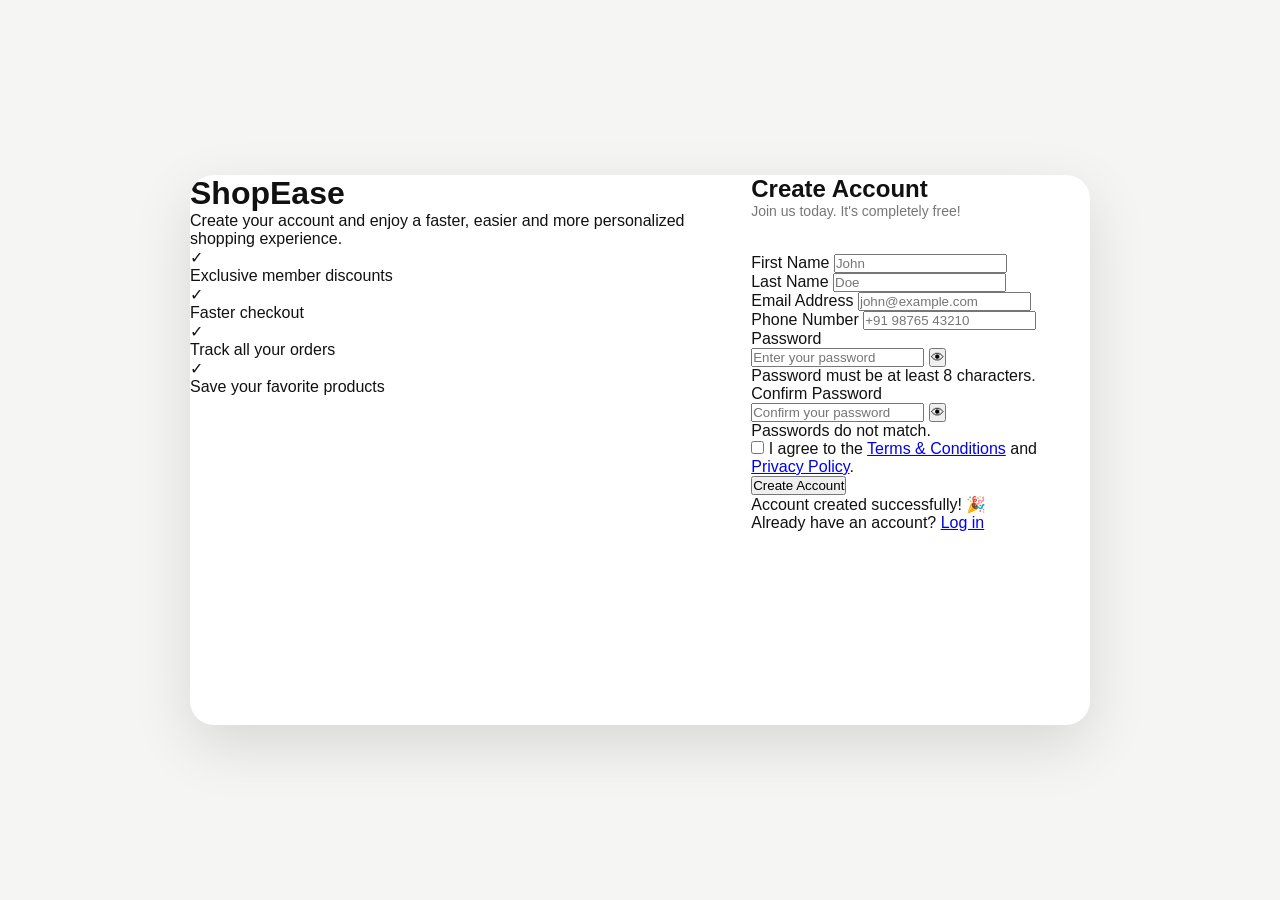
<file: index.html>
<!DOCTYPE html>
<html lang="en">
<head>
  <meta charset="UTF-8">
  <meta name="viewport" content="width=device-width, initial-scale=1.0">
  <title>ShopEase - Create Account</title>

  <link rel="stylesheet" href="style.css">
</head>

<body>

  <div class="container">

    <!-- Left Welcome Section -->
    <div class="welcome">
      <h1>ShopEase</h1>

      <p>
        Create your account and enjoy a faster, easier and more
        personalized shopping experience.
      </p>

      <div class="features">

        <div class="feature">
          <span>✓</span>
          <p>Exclusive member discounts</p>
        </div>

        <div class="feature">
          <span>✓</span>
          <p>Faster checkout</p>
        </div>

        <div class="feature">
          <span>✓</span>
          <p>Track all your orders</p>
        </div>

        <div class="feature">
          <span>✓</span>
          <p>Save your favorite products</p>
        </div>

      </div>
    </div>


    <!-- Registration Section -->
    <div class="form-section">

      <h2>Create Account</h2>
      <p class="subtitle">Join us today. It's completely free!</p>

      <form id="registrationForm">

        <!-- First & Last Name -->
        <div class="form-row">

          <div class="input-group">
            <label for="firstName">First Name</label>
            <input
              type="text"
              id="firstName"
              placeholder="John"
              required
            >
          </div>

          <div class="input-group">
            <label for="lastName">Last Name</label>
            <input
              type="text"
              id="lastName"
              placeholder="Doe"
              required
            >
          </div>

        </div>


        <!-- Email -->
        <div class="input-group">
          <label for="email">Email Address</label>

          <input
            type="email"
            id="email"
            placeholder="john@example.com"
            required
          >
        </div>


        <!-- Phone -->
        <div class="input-group">
          <label for="phone">Phone Number</label>

          <input
            type="tel"
            id="phone"
            placeholder="+91 98765 43210"
          >
        </div>


        <!-- Password -->
        <div class="input-group">

          <label for="password">Password</label>

          <div class="password-wrapper">

            <input
              type="password"
              id="password"
              placeholder="Enter your password"
              required
            >

            <button
              type="button"
              class="toggle-password"
              onclick="togglePassword('password', this)"
            >
              👁
            </button>

          </div>

          <div id="passwordError" class="error">
            Password must be at least 8 characters.
          </div>

        </div>


        <!-- Confirm Password -->
        <div class="input-group">

          <label for="confirmPassword">Confirm Password</label>

          <div class="password-wrapper">

            <input
              type="password"
              id="confirmPassword"
              placeholder="Confirm your password"
              required
            >

            <button
              type="button"
              class="toggle-password"
              onclick="togglePassword('confirmPassword', this)"
            >
              👁
            </button>

          </div>

          <div id="confirmError" class="error">
            Passwords do not match.
          </div>

        </div>


        <!-- Terms -->
        <div class="terms">

          <input
            type="checkbox"
            id="terms"
            required
          >

          <label for="terms">
            I agree to the
            <a href="#">Terms & Conditions</a>
            and
            <a href="#">Privacy Policy</a>.
          </label>

        </div>


        <!-- Submit -->
        <button
          type="submit"
          class="register-btn"
        >
          Create Account
        </button>


        <!-- Success Message -->
        <div
          id="successMessage"
          class="success"
        >
          Account created successfully! 🎉
        </div>

      </form>


      <div class="login">
        Already have an account?
        <a href="#">Log in</a>
      </div>

    </div>

  </div>


  <script>
    function togglePassword(id, button) {

      const input = document.getElementById(id);

      if (input.type === "password") {
        input.type = "text";
        button.textContent = "🙈";
      } else {
        input.type = "password";
        button.textContent = "👁";
      }
    }


    document
      .getElementById("registrationForm")
      .addEventListener("submit", function(event) {

        event.preventDefault();

        const password =
          document.getElementById("password").value;

        const confirmPassword =
          document.getElementById("confirmPassword").value;

        const passwordError =
          document.getElementById("passwordError");

        const confirmError =
          document.getElementById("confirmError");

        const successMessage =
          document.getElementById("successMessage");


        passwordError.style.display = "none";
        confirmError.style.display = "none";
        successMessage.style.display = "none";


        if (password.length < 8) {
          passwordError.style.display = "block";
          return;
        }


        if (password !== confirmPassword) {
          confirmError.style.display = "block";
          return;
        }


        successMessage.style.display = "block";

        console.log("Registration successful");
      });
  </script>

</body>
</html>
</file>
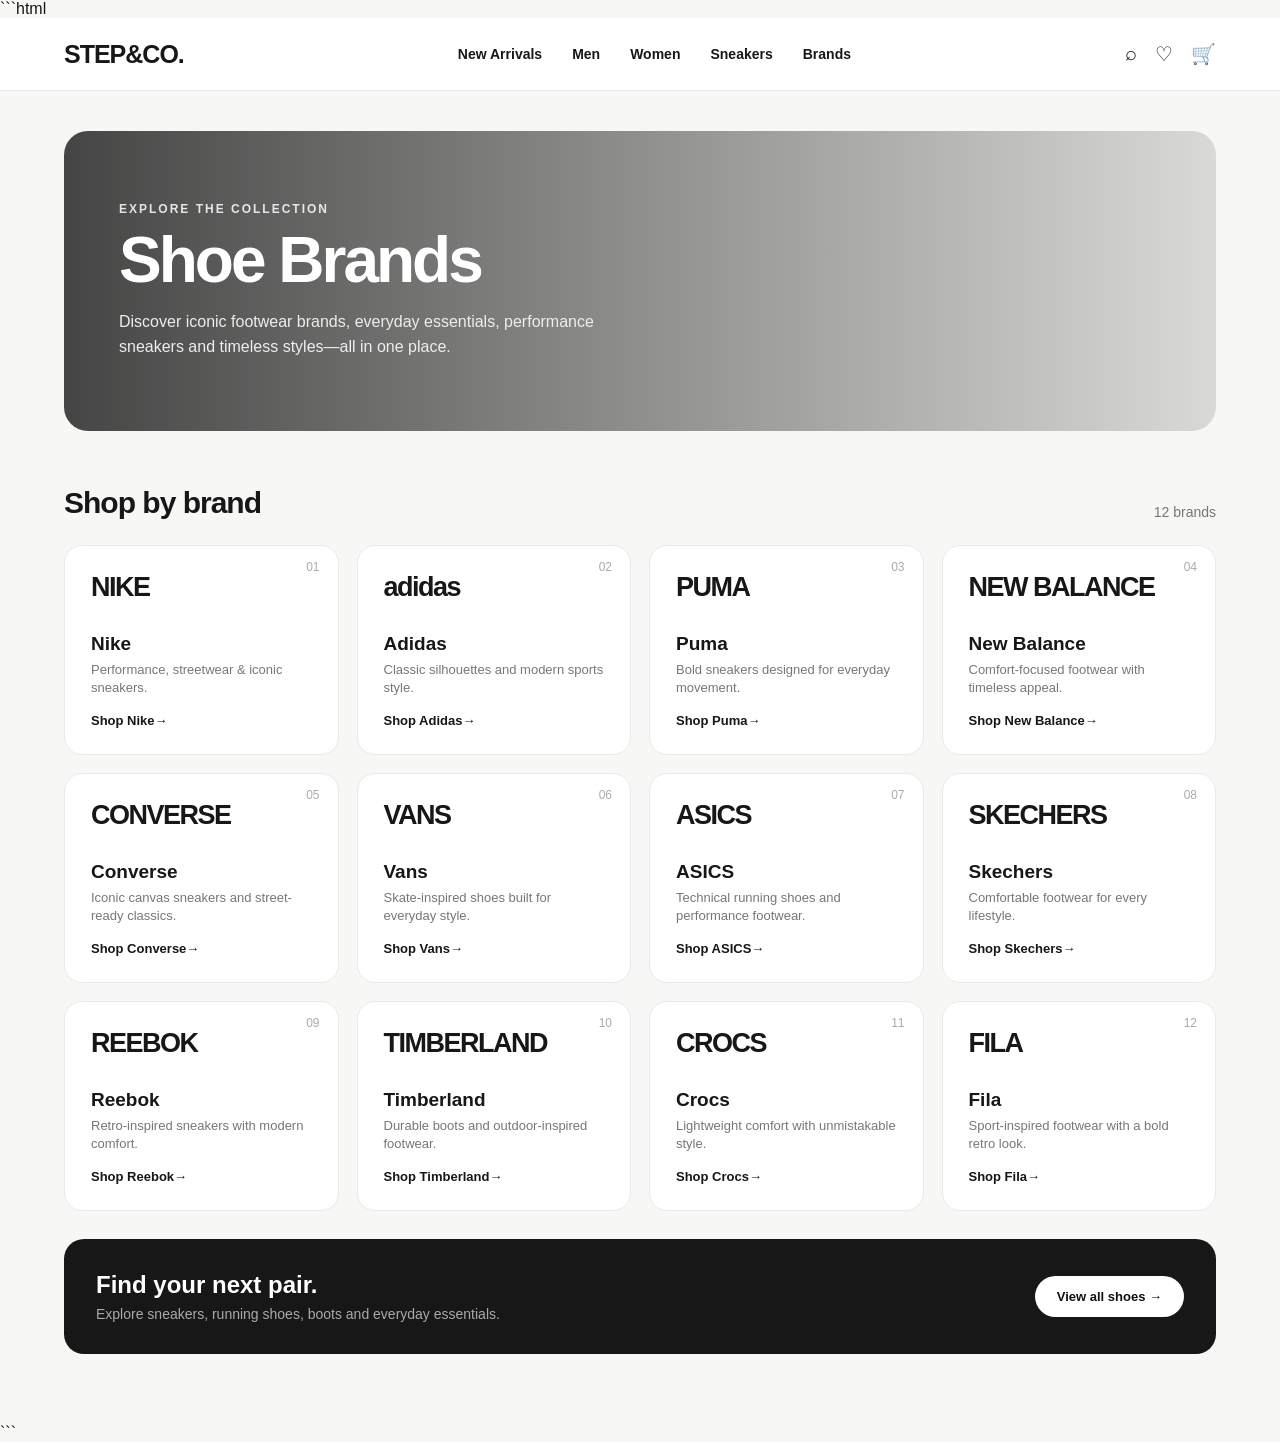
<file: CategoryPage.html>
```html
<!DOCTYPE html>
<html lang="en">
<head>
  <meta charset="UTF-8" />
  <meta name="viewport" content="width=device-width, initial-scale=1.0" />
  <title>Shoe Brands | Modern Ecommerce</title>

  <style>
    * {
      box-sizing: border-box;
      margin: 0;
      padding: 0;
    }

    body {
      font-family: Inter, Arial, sans-serif;
      background: #f7f7f5;
      color: #171717;
    }

    a {
      text-decoration: none;
      color: inherit;
    }

    /* Header */
    header {
      background: #fff;
      border-bottom: 1px solid #e8e8e8;
      position: sticky;
      top: 0;
      z-index: 10;
    }

    .nav {
      max-width: 1200px;
      margin: auto;
      height: 72px;
      padding: 0 24px;
      display: flex;
      align-items: center;
      justify-content: space-between;
    }

    .logo {
      font-size: 25px;
      font-weight: 800;
      letter-spacing: -1px;
    }

    .nav-links {
      display: flex;
      gap: 30px;
      font-size: 14px;
      font-weight: 600;
    }

    .nav-icons {
      display: flex;
      gap: 18px;
      font-size: 20px;
    }

    /* Hero */
    .hero {
      max-width: 1200px;
      margin: 40px auto 30px;
      padding: 0 24px;
    }

    .hero-box {
      min-height: 300px;
      border-radius: 24px;
      padding: 55px;
      display: flex;
      align-items: center;
      background:
        linear-gradient(90deg, rgba(0,0,0,.72), rgba(0,0,0,.12)),
        url("https://images.unsplash.com/photo-1542291026-7eec264c27ff?auto=format&fit=crop&w=1600&q=80")
        center/cover;
      color: white;
    }

    .hero-content {
      max-width: 520px;
    }

    .eyebrow {
      text-transform: uppercase;
      letter-spacing: 2px;
      font-size: 12px;
      font-weight: 700;
      margin-bottom: 14px;
      opacity: .85;
    }

    h1 {
      font-size: clamp(38px, 6vw, 64px);
      line-height: .95;
      letter-spacing: -3px;
      margin-bottom: 18px;
    }

    .hero p {
      font-size: 16px;
      line-height: 1.6;
      color: #eee;
    }

    /* Category */
    .category {
      max-width: 1200px;
      margin: 0 auto;
      padding: 25px 24px 70px;
    }

    .section-heading {
      display: flex;
      align-items: end;
      justify-content: space-between;
      margin-bottom: 25px;
    }

    .section-heading h2 {
      font-size: 30px;
      letter-spacing: -1px;
    }

    .section-heading span {
      color: #777;
      font-size: 14px;
    }

    /* Brand Grid */
    .brand-grid {
      display: grid;
      grid-template-columns: repeat(4, 1fr);
      gap: 18px;
    }

    .brand-card {
      background: #fff;
      border-radius: 18px;
      padding: 26px;
      min-height: 210px;
      display: flex;
      flex-direction: column;
      justify-content: space-between;
      border: 1px solid #e9e9e9;
      transition: .25s ease;
      overflow: hidden;
      position: relative;
    }

    .brand-card:hover {
      transform: translateY(-5px);
      box-shadow: 0 15px 35px rgba(0,0,0,.08);
    }

    .brand-logo {
      font-size: 27px;
      font-weight: 900;
      letter-spacing: -1.5px;
    }

    .brand-number {
      position: absolute;
      right: 18px;
      top: 14px;
      font-size: 12px;
      color: #aaa;
    }

    .brand-info h3 {
      font-size: 19px;
      margin-bottom: 6px;
    }

    .brand-info p {
      font-size: 13px;
      color: #777;
      line-height: 1.4;
    }

    .shop {
      display: inline-flex;
      margin-top: 16px;
      font-size: 13px;
      font-weight: 700;
    }

    .shop::after {
      content: " →";
      transition: .2s;
    }

    .brand-card:hover .shop::after {
      margin-left: 5px;
    }

    /* Promo */
    .promo {
      margin-top: 28px;
      background: #171717;
      color: white;
      border-radius: 20px;
      padding: 32px;
      display: flex;
      justify-content: space-between;
      align-items: center;
      gap: 20px;
    }

    .promo h3 {
      font-size: 24px;
      margin-bottom: 7px;
    }

    .promo p {
      color: #aaa;
      font-size: 14px;
    }

    .button {
      background: white;
      color: #111;
      padding: 13px 22px;
      border-radius: 999px;
      font-size: 13px;
      font-weight: 800;
      white-space: nowrap;
    }

    /* Responsive */
    @media (max-width: 900px) {
      .brand-grid {
        grid-template-columns: repeat(2, 1fr);
      }

      .nav-links {
        display: none;
      }

      .hero-box {
        padding: 40px 30px;
      }
    }

    @media (max-width: 560px) {
      .brand-grid {
        grid-template-columns: 1fr;
      }

      .hero {
        margin-top: 20px;
      }

      .hero-box {
        min-height: 360px;
        padding: 30px 24px;
        border-radius: 18px;
      }

      h1 {
        letter-spacing: -2px;
      }

      .promo {
        flex-direction: column;
        align-items: flex-start;
      }
    }
  </style>
</head>

<body>

  <header>
    <nav class="nav">
      <div class="logo">STEP&CO.</div>

      <div class="nav-links">
        <a href="#">New Arrivals</a>
        <a href="#">Men</a>
        <a href="#">Women</a>
        <a href="#">Sneakers</a>
        <a href="#">Brands</a>
      </div>

      <div class="nav-icons">
        <span>⌕</span>
        <span>♡</span>
        <span>🛒</span>
      </div>
    </nav>
  </header>

  <main>

    <section class="hero">
      <div class="hero-box">
        <div class="hero-content">
          <div class="eyebrow">Explore the collection</div>
          <h1>Shoe Brands</h1>
          <p>
            Discover iconic footwear brands, everyday essentials,
            performance sneakers and timeless styles—all in one place.
          </p>
        </div>
      </div>
    </section>

    <section class="category">

      <div class="section-heading">
        <div>
          <h2>Shop by brand</h2>
        </div>
        <span>12 brands</span>
      </div>

      <div class="brand-grid">

        <a href="#" class="brand-card">
          <span class="brand-number">01</span>
          <div class="brand-logo">NIKE</div>
          <div class="brand-info">
            <h3>Nike</h3>
            <p>Performance, streetwear & iconic sneakers.</p>
            <span class="shop">Shop Nike</span>
          </div>
        </a>

        <a href="#" class="brand-card">
          <span class="brand-number">02</span>
          <div class="brand-logo">adidas</div>
          <div class="brand-info">
            <h3>Adidas</h3>
            <p>Classic silhouettes and modern sports style.</p>
            <span class="shop">Shop Adidas</span>
          </div>
        </a>

        <a href="#" class="brand-card">
          <span class="brand-number">03</span>
          <div class="brand-logo">PUMA</div>
          <div class="brand-info">
            <h3>Puma</h3>
            <p>Bold sneakers designed for everyday movement.</p>
            <span class="shop">Shop Puma</span>
          </div>
        </a>

        <a href="#" class="brand-card">
          <span class="brand-number">04</span>
          <div class="brand-logo">NEW BALANCE</div>
          <div class="brand-info">
            <h3>New Balance</h3>
            <p>Comfort-focused footwear with timeless appeal.</p>
            <span class="shop">Shop New Balance</span>
          </div>
        </a>

        <a href="#" class="brand-card">
          <span class="brand-number">05</span>
          <div class="brand-logo">CONVERSE</div>
          <div class="brand-info">
            <h3>Converse</h3>
            <p>Iconic canvas sneakers and street-ready classics.</p>
            <span class="shop">Shop Converse</span>
          </div>
        </a>

        <a href="#" class="brand-card">
          <span class="brand-number">06</span>
          <div class="brand-logo">VANS</div>
          <div class="brand-info">
            <h3>Vans</h3>
            <p>Skate-inspired shoes built for everyday style.</p>
            <span class="shop">Shop Vans</span>
          </div>
        </a>

        <a href="#" class="brand-card">
          <span class="brand-number">07</span>
          <div class="brand-logo">ASICS</div>
          <div class="brand-info">
            <h3>ASICS</h3>
            <p>Technical running shoes and performance footwear.</p>
            <span class="shop">Shop ASICS</span>
          </div>
        </a>

        <a href="#" class="brand-card">
          <span class="brand-number">08</span>
          <div class="brand-logo">SKECHERS</div>
          <div class="brand-info">
            <h3>Skechers</h3>
            <p>Comfortable footwear for every lifestyle.</p>
            <span class="shop">Shop Skechers</span>
          </div>
        </a>

        <a href="#" class="brand-card">
          <span class="brand-number">09</span>
          <div class="brand-logo">REEBOK</div>
          <div class="brand-info">
            <h3>Reebok</h3>
            <p>Retro-inspired sneakers with modern comfort.</p>
            <span class="shop">Shop Reebok</span>
          </div>
        </a>

        <a href="#" class="brand-card">
          <span class="brand-number">10</span>
          <div class="brand-logo">TIMBERLAND</div>
          <div class="brand-info">
            <h3>Timberland</h3>
            <p>Durable boots and outdoor-inspired footwear.</p>
            <span class="shop">Shop Timberland</span>
          </div>
        </a>

        <a href="#" class="brand-card">
          <span class="brand-number">11</span>
          <div class="brand-logo">CROCS</div>
          <div class="brand-info">
            <h3>Crocs</h3>
            <p>Lightweight comfort with unmistakable style.</p>
            <span class="shop">Shop Crocs</span>
          </div>
        </a>

        <a href="#" class="brand-card">
          <span class="brand-number">12</span>
          <div class="brand-logo">FILA</div>
          <div class="brand-info">
            <h3>Fila</h3>
            <p>Sport-inspired footwear with a bold retro look.</p>
            <span class="shop">Shop Fila</span>
          </div>
        </a>

      </div>

      <div class="promo">
        <div>
          <h3>Find your next pair.</h3>
          <p>Explore sneakers, running shoes, boots and everyday essentials.</p>
        </div>
        <a href="#" class="button">View all shoes →</a>
      </div>

    </section>

  </main>

</body>
</html>
```
</file>
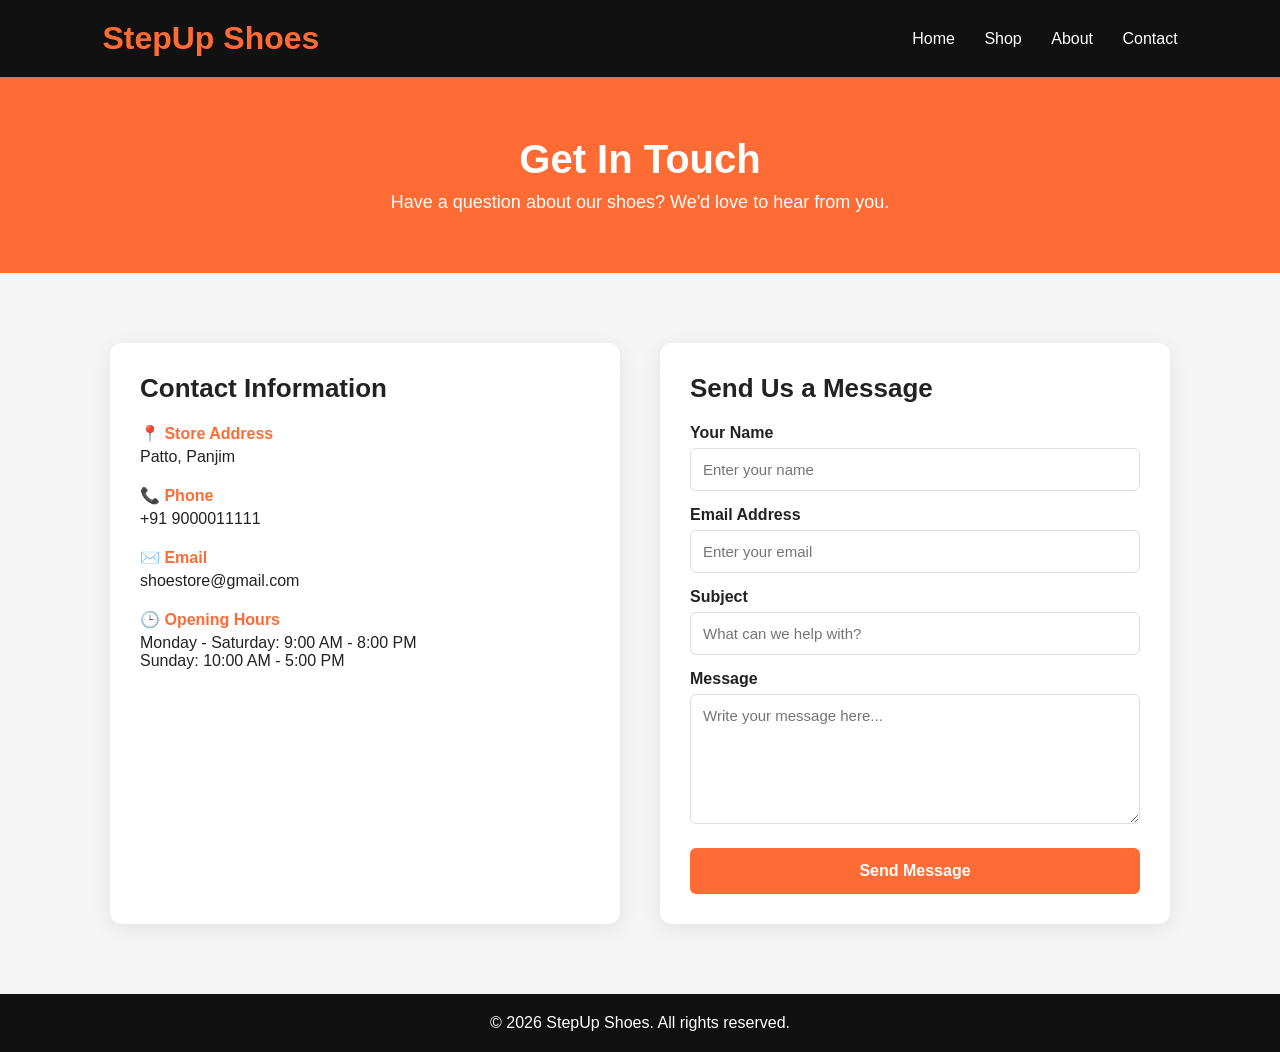
<file: ContactPage.html>
<!DOCTYPE html>
<html lang="en">
<head>
  <meta charset="UTF-8">
  <meta name="viewport" content="width=device-width, initial-scale=1.0">
  <title>StepUp Shoes | Contact Us</title>

  <style>
    * {
      margin: 0;
      padding: 0;
      box-sizing: border-box;
      font-family: Arial, sans-serif;
    }

    body {
      background: #f5f5f5;
      color: #222;
    }

    header {
      background: #111;
      color: white;
      padding: 20px 8%;
      display: flex;
      justify-content: space-between;
      align-items: center;
    }

    header h1 {
      color: #ff6b35;
    }

    nav a {
      color: white;
      text-decoration: none;
      margin-left: 25px;
    }

    nav a:hover {
      color: #ff6b35;
    }

    .hero {
      background: #ff6b35;
      color: white;
      text-align: center;
      padding: 60px 20px;
    }

    .hero h2 {
      font-size: 40px;
      margin-bottom: 10px;
    }

    .hero p {
      font-size: 18px;
    }

    .contact-container {
      max-width: 1100px;
      margin: 50px auto;
      padding: 20px;
      display: grid;
      grid-template-columns: 1fr 1fr;
      gap: 40px;
    }

    .contact-info,
    .contact-form {
      background: white;
      padding: 30px;
      border-radius: 12px;
      box-shadow: 0 5px 20px rgba(0,0,0,0.08);
    }

    .contact-info h3,
    .contact-form h3 {
      font-size: 26px;
      margin-bottom: 20px;
    }

    .info-item {
      margin: 20px 0;
    }

    .info-item strong {
      display: block;
      color: #ff6b35;
      margin-bottom: 5px;
    }

    form label {
      display: block;
      margin: 15px 0 6px;
      font-weight: bold;
    }

    input,
    textarea {
      width: 100%;
      padding: 12px;
      border: 1px solid #ddd;
      border-radius: 6px;
      font-size: 15px;
    }

    textarea {
      height: 130px;
      resize: vertical;
    }

    button {
      margin-top: 20px;
      width: 100%;
      padding: 14px;
      background: #ff6b35;
      color: white;
      border: none;
      border-radius: 6px;
      font-size: 16px;
      font-weight: bold;
      cursor: pointer;
    }

    button:hover {
      background: #e95724;
    }

    footer {
      background: #111;
      color: white;
      text-align: center;
      padding: 20px;
      margin-top: 50px;
    }

    @media (max-width: 700px) {
      header {
        flex-direction: column;
        gap: 15px;
      }

      nav a {
        margin: 0 8px;
      }

      .contact-container {
        grid-template-columns: 1fr;
      }

      .hero h2 {
        font-size: 32px;
      }
    }
  </style>
</head>

<body>

  <header>
    <h1>StepUp Shoes</h1>

    <nav>
      <a href="#">Home</a>
      <a href="#">Shop</a>
      <a href="#">About</a>
      <a href="#">Contact</a>
    </nav>
  </header>

  <section class="hero">
    <h2>Get In Touch</h2>
    <p>Have a question about our shoes? We'd love to hear from you.</p>
  </section>

  <main class="contact-container">

    <section class="contact-info">
      <h3>Contact Information</h3>

      <div class="info-item">
        <strong>📍 Store Address</strong>
        Patto, Panjim
      </div>

      <div class="info-item">
        <strong>📞 Phone</strong>
        +91 9000011111
      </div>

      <div class="info-item">
        <strong>✉️ Email</strong>
        shoestore@gmail.com
      </div>

      <div class="info-item">
        <strong>🕒 Opening Hours</strong>
        Monday - Saturday: 9:00 AM - 8:00 PM<br>
        Sunday: 10:00 AM - 5:00 PM
      </div>
    </section>

    <section class="contact-form">
      <h3>Send Us a Message</h3>

      <form>
        <label for="name">Your Name</label>
        <input type="text" id="name" placeholder="Enter your name" required>

        <label for="email">Email Address</label>
        <input type="email" id="email" placeholder="Enter your email" required>

        <label for="subject">Subject</label>
        <input type="text" id="subject" placeholder="What can we help with?">

        <label for="message">Message</label>
        <textarea id="message" placeholder="Write your message here..." required></textarea>

        <button type="submit">Send Message</button>
      </form>
    </section>

  </main>

  <footer>
    <p>&copy; 2026 StepUp Shoes. All rights reserved.</p>
  </footer>

</body>
</html>
</file>
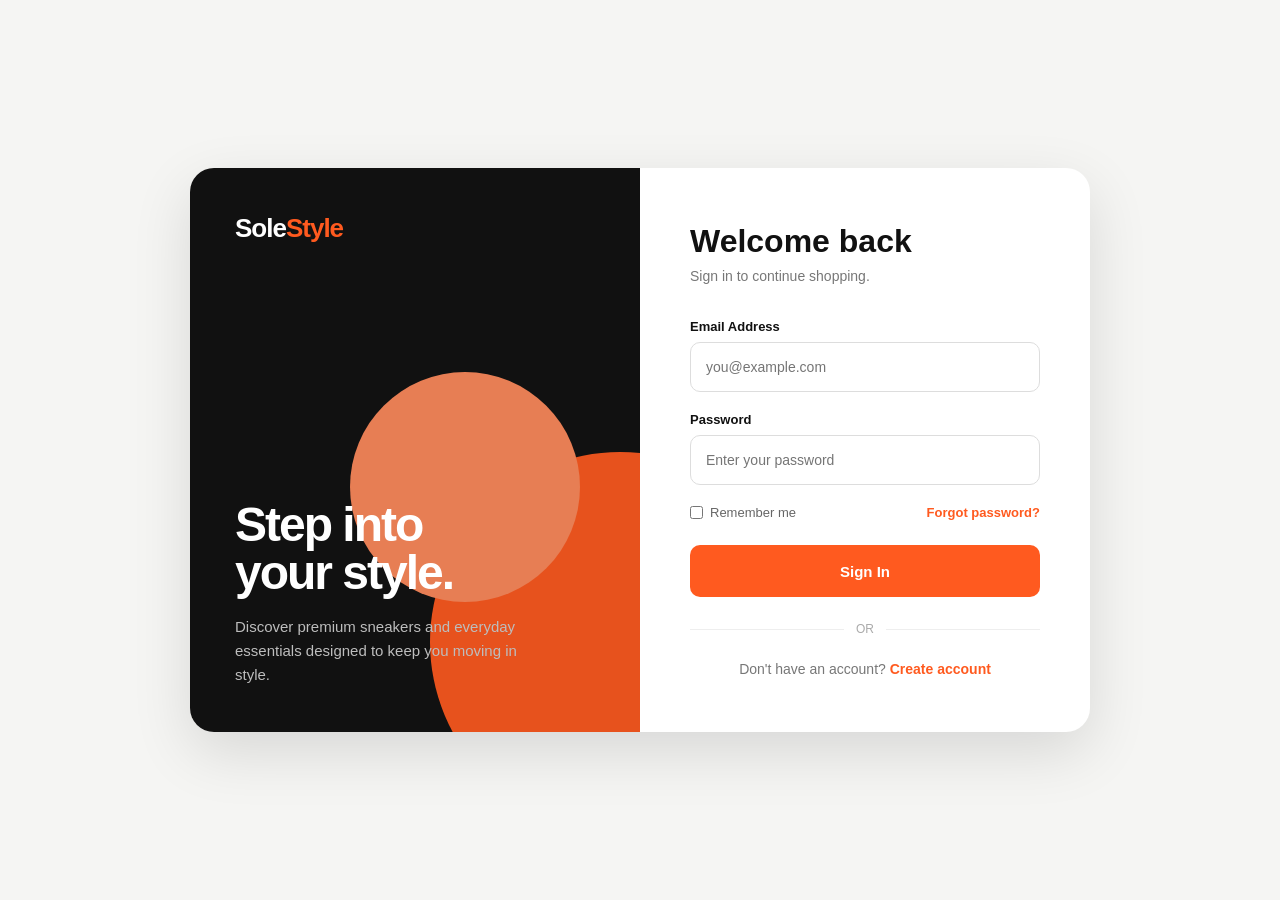
<file: login.html>
<!DOCTYPE html>
<html lang="en">
<head>
  <meta charset="UTF-8">
  <meta name="viewport" content="width=device-width, initial-scale=1.0">
  <title>SoleStyle - Login</title>

  <link rel="stylesheet" href="style.css">
</head>

<body>

  <main class="container">

    <!-- Left Section -->
    <section class="image-section">

      <div class="logo">
        Sole<span>Style</span>
      </div>

      <div class="hero-content">
        <h1>Step into<br>your style.</h1>

        <p>
          Discover premium sneakers and everyday essentials
          designed to keep you moving in style.
        </p>
      </div>

      <div class="circle"></div>

    </section>


    <!-- Login Section -->
    <section class="login-section">

      <h2>Welcome back</h2>

      <p class="subtitle">
        Sign in to continue shopping.
      </p>

      <form>

        <div class="form-group">
          <label for="email">Email Address</label>

          <input
            type="email"
            id="email"
            placeholder="you@example.com"
            required
          >
        </div>


        <div class="form-group">
          <label for="password">Password</label>

          <input
            type="password"
            id="password"
            placeholder="Enter your password"
            required
          >
        </div>


        <div class="options">

          <label class="remember">
            <input type="checkbox">
            Remember me
          </label>

          <a href="#" class="forgot">
            Forgot password?
          </a>

        </div>


        <button type="submit" class="login-btn">
          Sign In
        </button>

      </form>


      <div class="divider">
        <span>OR</span>
      </div>


      <p class="signup">
        Don't have an account?
        <a href="#">Create account</a>
      </p>

    </section>

  </main>

</body>
</html>
</file>
<file: style.css>
* {
  margin: 0;
  padding: 0;
  box-sizing: border-box;
  font-family: Arial, Helvetica, sans-serif;
}

body {
  min-height: 100vh;
  background: #f5f5f3;
  display: flex;
  align-items: center;
  justify-content: center;
  color: #111;
}


/* Main Container */

.container {
  width: 900px;
  max-width: 95%;
  min-height: 550px;
  background: #fff;
  display: flex;
  border-radius: 24px;
  overflow: hidden;
  box-shadow: 0 20px 60px rgba(0, 0, 0, 0.12);
}


/* Left Section */

.image-section {
  width: 50%;
  background: #111;
  color: white;
  padding: 45px;
  display: flex;
  flex-direction: column;
  justify-content: space-between;
  position: relative;
  overflow: hidden;
}

.logo {
  font-size: 26px;
  font-weight: 800;
  letter-spacing: -1px;
}

.logo span {
  color: #ff5a1f;
}


.hero-content {
  position: relative;
  z-index: 2;
}

.hero-content h1 {
  font-size: 48px;
  line-height: 1;
  margin-bottom: 18px;
  letter-spacing: -2px;
}

.hero-content p {
  color: #bdbdbd;
  font-size: 15px;
  line-height: 1.6;
  max-width: 320px;
}


/* Decorative Circles */

.circle {
  position: absolute;
  width: 380px;
  height: 380px;
  border-radius: 50%;
  background: #ff5a1f;
  right: -170px;
  bottom: -100px;
  opacity: 0.9;
}

.circle::before {
  content: "";
  position: absolute;
  width: 230px;
  height: 230px;
  border-radius: 50%;
  background: #ff8a5c;
  top: -80px;
  left: -80px;
}


/* Login Section */

.login-section {
  width: 50%;
  padding: 55px 50px;
  display: flex;
  flex-direction: column;
  justify-content: center;
}

.login-section h2 {
  font-size: 32px;
  margin-bottom: 8px;
}

.subtitle {
  color: #777;
  font-size: 14px;
  margin-bottom: 35px;
}


/* Form */

.form-group {
  margin-bottom: 20px;
}

.form-group label {
  display: block;
  font-size: 13px;
  font-weight: 600;
  margin-bottom: 8px;
}

.form-group input {
  width: 100%;
  height: 50px;
  border: 1px solid #ddd;
  border-radius: 10px;
  padding: 0 15px;
  font-size: 14px;
  outline: none;
  transition: 0.3s;
}

.form-group input:focus {
  border-color: #ff5a1f;
  box-shadow: 0 0 0 3px rgba(255, 90, 31, 0.1);
}


/* Remember & Forgot Password */

.options {
  display: flex;
  justify-content: space-between;
  align-items: center;
  margin: 5px 0 25px;
  font-size: 13px;
}

.remember {
  display: flex;
  align-items: center;
  gap: 7px;
  color: #666;
}

.remember input {
  accent-color: #ff5a1f;
}

.forgot {
  color: #ff5a1f;
  text-decoration: none;
  font-weight: 600;
}


/* Login Button */

.login-btn {
  width: 100%;
  height: 52px;
  border: none;
  border-radius: 10px;
  background: #ff5a1f;
  color: white;
  font-size: 15px;
  font-weight: 700;
  cursor: pointer;
  transition: 0.3s;
}

.login-btn:hover {
  background: #e94b13;
  transform: translateY(-2px);
  box-shadow: 0 8px 20px rgba(255, 90, 31, 0.25);
}


/* Divider */

.divider {
  display: flex;
  align-items: center;
  gap: 12px;
  margin: 25px 0;
  color: #aaa;
  font-size: 12px;
}

.divider::before,
.divider::after {
  content: "";
  height: 1px;
  background: #eee;
  flex: 1;
}


/* Signup */

.signup {
  text-align: center;
  font-size: 14px;
  color: #777;
}

.signup a {
  color: #ff5a1f;
  text-decoration: none;
  font-weight: 700;
}


/* Responsive Design */

@media (max-width: 700px) {

  .container {
    min-height: auto;
  }

  .image-section {
    display: none;
  }

  .login-section {
    width: 100%;
    padding: 45px 30px;
  }

  .login-section h2 {
    font-size: 28px;
  }
}
</file>
